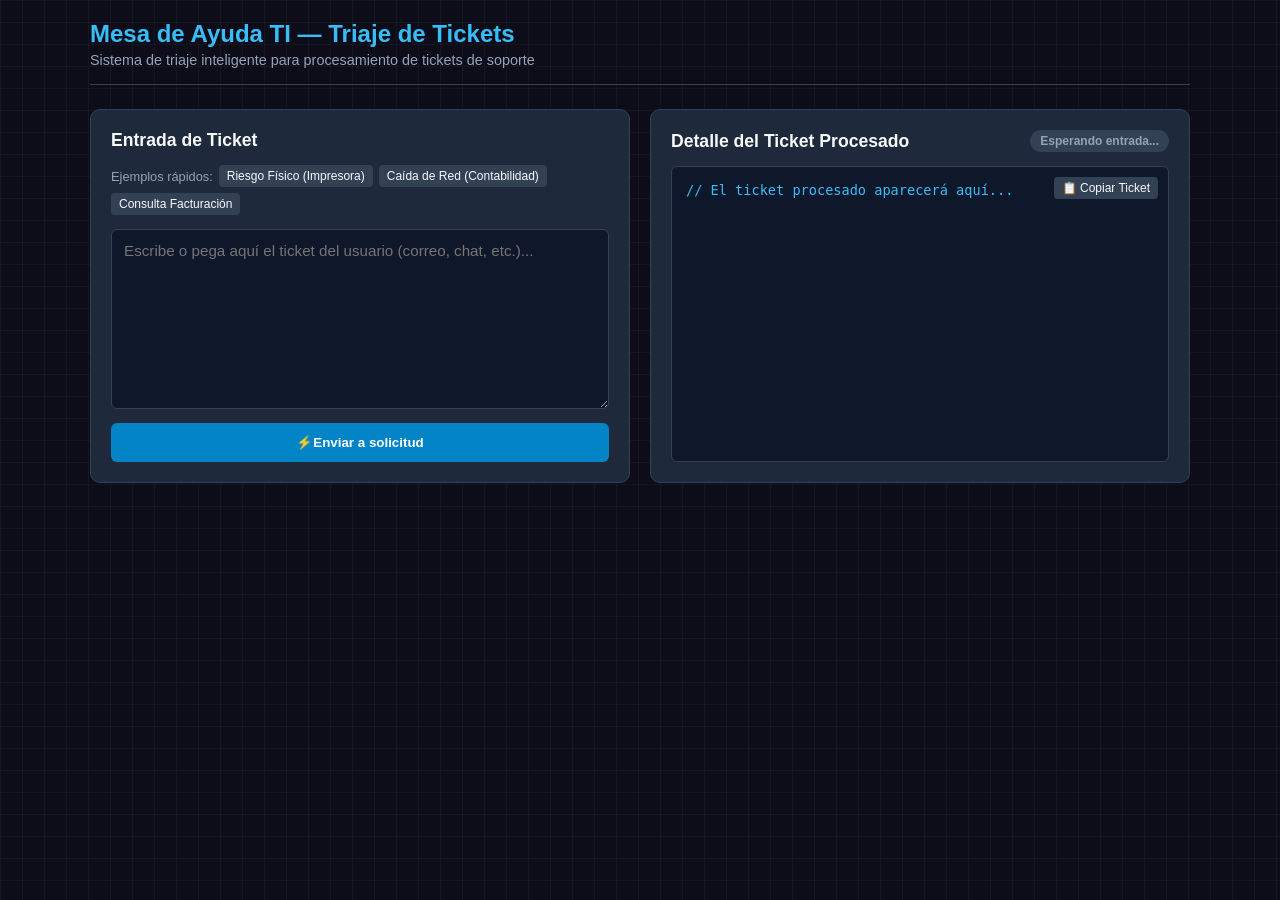
<file: index.html>
<!DOCTYPE html>
<html lang="es">
<head>
    <meta charset="UTF-8">
    <meta name="viewport" content="width=device-width, initial-scale=1.0">
    <title>Soporte TI - Triaje Inteligente de Tickets</title>
    <link rel="stylesheet" href="styles.css">
</head>
<body>
    <div class="app-container">
        <header class="app-header">
            <h1>Mesa de Ayuda TI — Triaje de Tickets</h1>
            <p>Sistema de triaje inteligente para procesamiento de tickets de soporte</p>
        </header>

        <main class="main-content">
            <!-- Panel de Entrada -->
            <section class="input-panel">
                <h2> Entrada de Ticket </h2>
                
                <div class="presets-container">
                    <span>Ejemplos rápidos:</span>
                    <button class="btn-preset" onclick="cargarEjemplo(1)">Riesgo Físico (Impresora)</button>
                    <button class="btn-preset" onclick="cargarEjemplo(2)">Caída de Red (Contabilidad)</button>
                    <button class="btn-preset" onclick="cargarEjemplo(3)">Consulta Facturación</button>

                </div>

                <textarea id="ticketInput" placeholder="Escribe o pega aquí el ticket del usuario (correo, chat, etc.)..."></textarea>

                <button id="btnProcesar" class="btn-primary" onclick="procesarTicket()">
                    ⚡Enviar a solicitud
                </button>
            </section>

            <!-- Panel de Salida -->
            <section class="output-panel">
                <div class="output-header">
                    <h2> Detalle del Ticket Procesado</h2>
                    <span id="statusBadge" class="badge badge-waiting">Esperando entrada...</span>
                </div>

                <!-- Métricas Rápidas -->
                <div id="metricsBar" class="metrics-bar hidden">
                    <div class="metric-item">
                        <span class="label">Categoría:</span>
                        <span id="catResult" class="val-tag">-</span>
                    </div>
                    <div class="metric-item">
                        <span class="label">Prioridad:</span>
                        <span id="prioResult" class="prio-tag">-</span>
                    </div>
                    <div class="metric-item">
                        <span class="label">Usuario:</span>
                        <span id="userResult" class="val-text">-</span>
                    </div>
                </div>

                <!-- Visor de JSON -->
                <div class="json-viewer-container">
                    <button class="btn-copy" onclick="copiarJSON()">📋 Copiar Ticket</button>
                    <pre><code id="jsonOutput">// El ticket procesado aparecerá aquí...</code></pre>
                </div>
            </section>
        </main>
    </div>



    <div class="tetris-background">
  <!-- Malla de fondo estilo arcade -->
  <div class="grid-overlay"></div>

  <!-- Piezas cayendo (puedes duplicar o ajustar posiciones) -->
  <div class="tetromino piece-i" style="left: 10%; animation-delay: 0s; animation-duration: 9s;"></div>
  <div class="tetromino piece-o" style="left: 25%; animation-delay: 3s; animation-duration: 12s;"></div>
  <div class="tetromino piece-t" style="left: 42%; animation-delay: 1s; animation-duration: 8s;"></div>
  <div class="tetromino piece-l" style="left: 58%; animation-delay: 5s; animation-duration: 11s;"></div>
  <div class="tetromino piece-z" style="left: 73%; animation-delay: 2s; animation-duration: 10s;"></div>
  <div class="tetromino piece-j" style="left: 88%; animation-delay: 4s; animation-duration: 13s;"></div>
  <div class="tetromino piece-s" style="left: 18%; animation-delay: 6s; animation-duration: 9.5s;"></div>
  <div class="tetromino piece-t" style="left: 65%; animation-delay: 7s; animation-duration: 11.5s;"></div>
</div>
    <script src="app.js"></script>
</body>
</html>
</file>
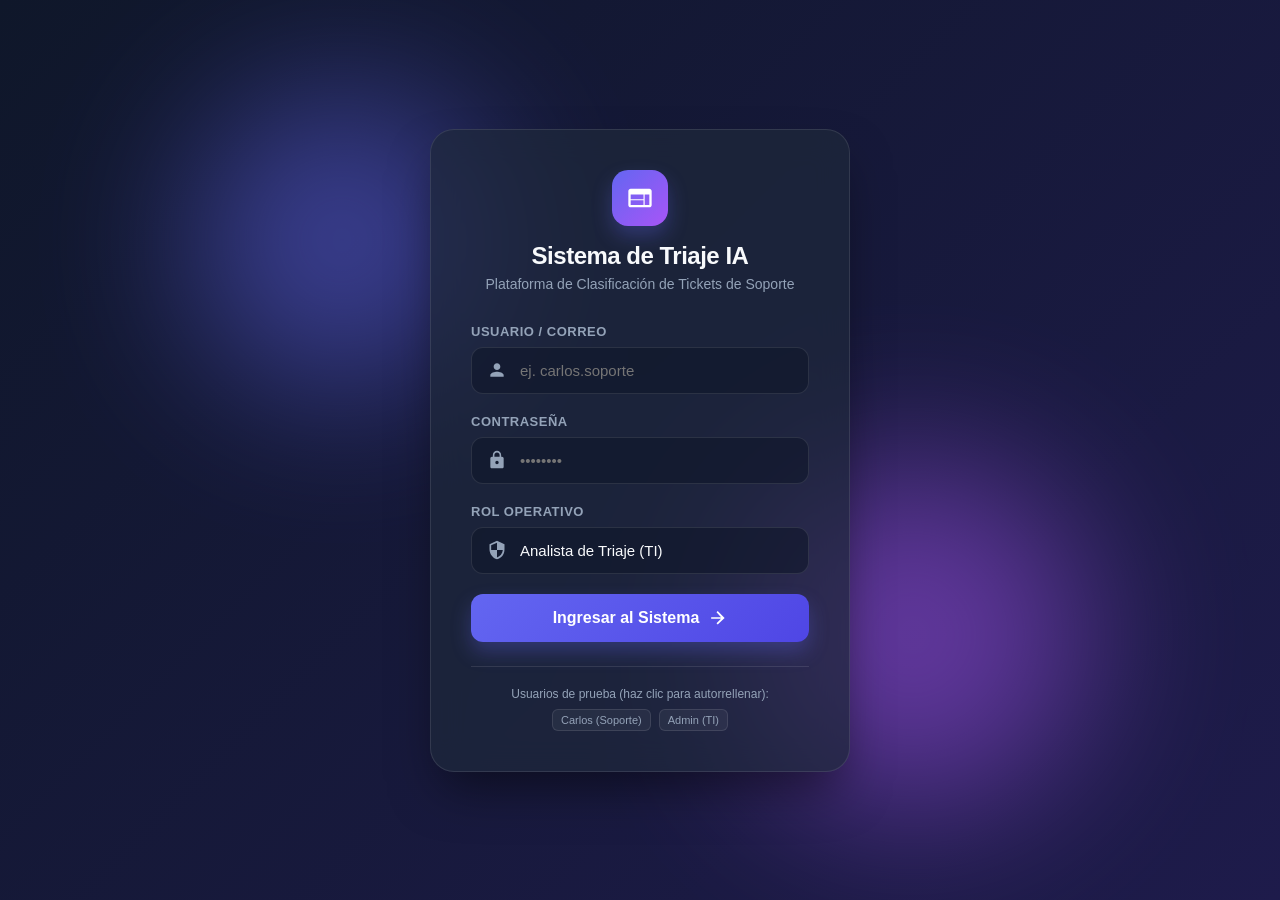
<file: inicio.html>
<!DOCTYPE html>
<html lang="es">
<head>
    <meta charset="UTF-8">
    <meta name="viewport" content="width=device-width, initial-scale=1.0">
    <title>Soporte TI - Iniciar Sesión</title>
    <style>
        :root {
            --primary-color: #6366f1;
            --primary-hover: #4f46e5;
            --bg-gradient-start: #0f172a;
            --bg-gradient-end: #1e1b4b;
            --glass-bg: rgba(30, 41, 59, 0.7);
            --glass-border: rgba(255, 255, 255, 0.1);
            --text-primary: #f8fafc;
            --text-secondary: #94a3b8;
            --error-color: #ef4444;
            --success-color: #10b981;
        }

        * {
            margin: 0;
            padding: 0;
            box-sizing: border-box;
            font-family: 'Segoe UI', Roboto, -apple-system, BlinkMacSystemFont, sans-serif;
        }

        body {
            min-height: 100vh;
            display: flex;
            justify-content: center;
            align-items: center;
            background: linear-gradient(135deg, var(--bg-gradient-start), var(--bg-gradient-end));
            overflow: hidden;
            position: relative;
        }

        /* Elementos de luces neón animadas en el fondo */
        .glow-circle {
            position: absolute;
            border-radius: 50%;
            filter: blur(80px);
            z-index: 0;
            opacity: 0.5;
            animation: float 10s infinite ease-in-out alternate;
        }

        .glow-1 {
            width: 300px;
            height: 300px;
            background: #6366f1;
            top: 10%;
            left: 15%;
        }

        .glow-2 {
            width: 350px;
            height: 350px;
            background: #a855f7;
            bottom: 10%;
            right: 15%;
            animation-delay: -5s;
        }

        @keyframes float {
            0% { transform: translateY(0) scale(1); }
            100% { transform: translateY(-30px) scale(1.1); }
        }

        /* Tarjeta principal estilo Glassmorphism */
        .login-card {
            position: relative;
            z-index: 1;
            width: 100%;
            max-width: 420px;
            padding: 40px;
            background: var(--glass-bg);
            -webkit-backdrop-filter: blur(16px);
            backdrop-filter: blur(16px);
            border: 1px solid var(--glass-border);
            border-radius: 24px;
            box-shadow: 0 25px 50px -12px rgba(0, 0, 0, 0.5);
        }

        .brand-header {
            text-align: center;
            margin-bottom: 32px;
        }

        .brand-icon {
            width: 56px;
            height: 56px;
            background: linear-gradient(135deg, var(--primary-color), #a855f7);
            border-radius: 16px;
            display: inline-flex;
            justify-content: center;
            align-items: center;
            margin-bottom: 16px;
            box-shadow: 0 10px 20px rgba(99, 102, 241, 0.3);
        }

        .brand-icon svg {
            width: 28px;
            height: 28px;
            fill: white;
        }

        .brand-header h1 {
            color: var(--text-primary);
            font-size: 24px;
            font-weight: 700;
            letter-spacing: -0.5px;
        }

        .brand-header p {
            color: var(--text-secondary);
            font-size: 14px;
            margin-top: 6px;
        }

        .input-group {
            margin-bottom: 20px;
            position: relative;
        }

        .input-group label {
            display: block;
            color: var(--text-secondary);
            font-size: 13px;
            font-weight: 600;
            margin-bottom: 8px;
            text-transform: uppercase;
            letter-spacing: 0.5px;
        }

        .input-wrapper {
            position: relative;
            display: flex;
            align-items: center;
        }

        .input-wrapper svg {
            position: absolute;
            left: 16px;
            width: 20px;
            height: 20px;
            fill: var(--text-secondary);
            transition: fill 0.3s ease;
        }

        .input-wrapper input, .input-wrapper select {
            width: 100%;
            padding: 14px 16px 14px 48px;
            background: rgba(15, 23, 42, 0.6);
            border: 1px solid var(--glass-border);
            border-radius: 12px;
            color: var(--text-primary);
            font-size: 15px;
            outline: none;
            transition: all 0.3s ease;
        }

        .input-wrapper select {
            appearance: none;
            cursor: pointer;
        }

        .input-wrapper input:focus, .input-wrapper select:focus {
            border-color: var(--primary-color);
            box-shadow: 0 0 0 4px rgba(99, 102, 241, 0.15);
        }

        .input-wrapper input:focus + svg {
            fill: var(--primary-color);
        }

        .btn-submit {
            width: 100%;
            padding: 14px;
            background: linear-gradient(135deg, var(--primary-color), var(--primary-hover));
            border: none;
            border-radius: 12px;
            color: white;
            font-size: 16px;
            font-weight: 600;
            cursor: pointer;
            transition: all 0.3s ease;
            box-shadow: 0 10px 20px rgba(99, 102, 241, 0.3);
            margin-top: 10px;
            display: flex;
            justify-content: center;
            align-items: center;
            gap: 8px;
        }

        .btn-submit:hover {
            transform: translateY(-2px);
            box-shadow: 0 15px 25px rgba(99, 102, 241, 0.4);
        }

        .btn-submit:active {
            transform: translateY(0);
        }

        .alert-box {
            padding: 12px;
            border-radius: 10px;
            font-size: 14px;
            margin-bottom: 20px;
            display: none;
            text-align: center;
            animation: fadeIn 0.3s ease;
        }

        .alert-error {
            background: rgba(239, 68, 68, 0.15);
            border: 1px solid var(--error-color);
            color: #fca5a5;
        }

        .alert-success {
            background: rgba(16, 185, 129, 0.15);
            border: 1px solid var(--success-color);
            color: #6ee7b7;
        }

        .demo-users-info {
            margin-top: 24px;
            padding-top: 20px;
            border-top: 1px solid var(--glass-border);
            text-align: center;
        }

        .demo-users-info p {
            font-size: 12px;
            color: var(--text-secondary);
            margin-bottom: 8px;
        }

        .demo-badges {
            display: flex;
            justify-content: center;
            gap: 8px;
        }

        .badge {
            font-size: 11px;
            padding: 4px 8px;
            background: rgba(255, 255, 255, 0.05);
            border: 1px solid var(--glass-border);
            border-radius: 6px;
            color: var(--text-secondary);
            cursor: pointer;
            transition: background 0.2s;
        }

        .badge:hover {
            background: rgba(99, 102, 241, 0.2);
            color: var(--text-primary);
        }

        @keyframes fadeIn {
            from { opacity: 0; transform: translateY(-8px); }
            to { opacity: 1; transform: translateY(0); }
        }
    </style>
</head>
<body>

    <div class="glow-circle glow-1"></div>
    <div class="glow-circle glow-2"></div>

    <div class="login-card">
        <div class="brand-header">
            <div class="brand-icon">
                <svg viewBox="0 0 24 24">
                    <path d="M20 4H4c-1.1 0-1.99.9-1.99 2L2 18c0 1.1.9 2 2 2h16c1.1 0 2-.9 2-2V6c0-1.1-.9-2-2-2zm-5 14H4v-4h11v4zm0-5H4V9h11v4zm5 5h-4V9h4v9z"/>
                </svg>
            </div>
            <h1>Sistema de Triaje IA</h1>
            <p>Plataforma de Clasificación de Tickets de Soporte</p>
        </div>

        <div id="alertBox" class="alert-box"></div>

        <form id="loginForm">
            <div class="input-group">
                <label for="username">Usuario / Correo</label>
                <div class="input-wrapper">
                    <input type="text" id="username" placeholder="ej. carlos.soporte" required>
                    <svg viewBox="0 0 24 24"><path d="M12 12c2.21 0 4-1.79 4-4s-1.79-4-4-4-4 1.79-4 4 1.79 4 4 4zm0 2c-2.67 0-8 1.34-8 4v2h16v-2c0-2.66-5.33-4-8-4z"/></svg>
                </div>
            </div>

            <div class="input-group">
                <label for="password">Contraseña</label>
                <div class="input-wrapper">
                    <input type="password" id="password" placeholder="••••••••" required>
                    <svg viewBox="0 0 24 24"><path d="M18 8h-1V6c0-2.76-2.24-5-5-5S7 3.24 7 6v2H6c-1.1 0-2 .9-2 2v10c0 1.1.9 2 2 2h12c1.1 0 2-.9 2-2V10c0-1.1-.9-2-2-2zm-6 9c-1.1 0-2-.9-2-2s.9-2 2-2 2 .9 2 2-.9 2-2 2zm3.1-9H8.9V6c0-1.71 1.39-3.1 3.1-3.1 1.71 0 3.1 1.39 3.1 3.1v2z"/></svg>
                </div>
            </div>

            <div class="input-group">
                <label for="role">Rol Operativo</label>
                <div class="input-wrapper">
                    <select id="role" required>
                        <option value="analista">Analista de Triaje (TI)</option>
                        <option value="admin">Administrador del Sistema</option>
                    </select>
                    <svg viewBox="0 0 24 24"><path d="M12 1L3 5v6c0 5.55 3.84 10.74 9 12 5.16-1.26 9-5.45 9-12V5l-9-4zm0 10.99h7c-.53 4.12-3.28 7.79-7 8.94V12H5V6.3l7-3.11v8.8s0 0 0 0z"/></svg>
                </div>
            </div>

            <button type="submit" class="btn-submit">
                <span>Ingresar al Sistema</span>
                <svg width="20" height="20" viewBox="0 0 24 24" fill="currentColor"><path d="M5 13h11.86l-5.43 5.43 1.42 1.42L21.14 12l-8.29-8.29-1.42 1.42L16.86 11H5v2z"/></svg>
            </button>
        </form>

        <div class="demo-users-info">
            <p>Usuarios de prueba (haz clic para autorrellenar):</p>
            <div class="demo-badges">
                <span class="badge" onclick="fillDemo('carlos.soporte', 'soporte123')">Carlos (Soporte)</span>
                <span class="badge" onclick="fillDemo('admin.ti', 'admin123')">Admin (TI)</span>
            </div>
        </div>
    </div>

    <script>
        // Simulador de Base de Datos JSON de Usuarios
        const USERS_DB = [
            {
                "username": "carlos.soporte",
                "password": "soporte123",
                "name": "Carlos Rodríguez",
                "role": "analista",
                "department": "Mesa de Ayuda TI"
            },
            {
                "username": "admin.ti",
                "password": "admin123",
                "name": "Dra. Sofía Mendoza",
                "role": "admin",
                "department": "Infraestructura & Operaciones"
            }
        ];

        const loginForm = document.getElementById('loginForm');
        const alertBox = document.getElementById('alertBox');

        function fillDemo(user, pass) {
            document.getElementById('username').value = user;
            document.getElementById('password').value = pass;
        }

        function showAlert(message, type) {
            alertBox.textContent = message;
            alertBox.className = `alert-box alert-${type}`;
            alertBox.style.display = 'block';
        }

        loginForm.addEventListener('submit', function(e) {
            e.preventDefault();

            const usernameInput = document.getElementById('username').value.trim();
            const passwordInput = document.getElementById('password').value.trim();
            const roleInput = document.getElementById('role').value;

            // Validación contra la estructura de datos JSON
            const foundUser = USERS_DB.find(u => u.username === usernameInput && u.password === passwordInput);

            if (foundUser) {
                if (foundUser.role !== roleInput) {
                    showAlert(`⚠️ El rol seleccionado no coincide con tu perfil (${foundUser.department}).`, 'error');
                    return;
                }

                showAlert(`¡Bienvenido/a, ${foundUser.name}! Redirigiendo al sistema...`, 'success');
                
                // Almacena la sesión en localStorage
                localStorage.setItem('currentUser', JSON.stringify({
                    name: foundUser.name,
                    username: foundUser.username,
                    role: foundUser.role,
                    department: foundUser.department,
                    loginTime: new Date().toISOString()
                }));

                setTimeout(() => {
                    alert(`[SESIÓN INICIADA]\nAccediendo como: ${foundUser.name}\nRol: ${foundUser.role.toUpperCase()}`);
                }, 1200);

            } else {
                showAlert('❌ Credenciales inválidas. Revisa tu usuario y contraseña.', 'error');
            }
        });
    </script>
</body>
</html>
</file>
<file: styles.css>
:root {
    --bg-primary: #0f172a;
    --bg-card: #1e293b;
    --bg-input: #0f172a;
    --text-primary: #f8fafc;
    --text-secondary: #94a3b8;
    --accent-blue: #38bdf8;
    --accent-green: #22c55e;
    --accent-red: #ef4444;
    --accent-yellow: #f59e0b;
    --border-color: #334155;
    --font-mono: 'Fira Code', 'Consolas', monospace;
}

* {
    box-sizing: border-box;
    margin: 0;
    padding: 0;
    font-family: -apple-system, BlinkMacSystemFont, "Segoe UI", Roboto, sans-serif;
}

body {
    background-color: var(--bg-primary);
    color: var(--text-primary);
    padding: 20px;
    display: flex;
    justify-content: center;
}

.app-container {
    max-width: 1100px;
    width: 100%;
}

.app-header {
    margin-bottom: 24px;
    border-bottom: 1px solid var(--border-color);
    padding-bottom: 16px;
}

.app-header h1 {
    font-size: 1.5rem;
    color: var(--accent-blue);
}

.app-header p {
    color: var(--text-secondary);
    font-size: 0.9rem;
    margin-top: 4px;
}

.main-content {
    display: grid;
    grid-template-columns: 1fr 1fr;
    gap: 20px;
}

@media (max-width: 768px) {
    .main-content {
        grid-template-columns: 1fr;
    }
}

.input-panel, .output-panel {
    background: var(--bg-card);
    border: 1px solid var(--border-color);
    border-radius: 10px;
    padding: 20px;
    display: flex;
    flex-direction: column;
    gap: 14px;
}

h2 {
    font-size: 1.1rem;
    color: var(--text-primary);
}

.presets-container {
    display: flex;
    flex-wrap: wrap;
    gap: 6px;
    align-items: center;
    font-size: 0.8rem;
    color: var(--text-secondary);
}

.btn-preset {
    background: var(--border-color);
    color: var(--text-primary);
    border: none;
    padding: 4px 8px;
    border-radius: 4px;
    cursor: pointer;
    font-size: 0.75rem;
    transition: background 0.2s;
}

.btn-preset:hover {
    background: var(--accent-blue);
    color: #000;
}

textarea {
    width: 100%;
    height: 180px;
    background: var(--bg-input);
    border: 1px solid var(--border-color);
    border-radius: 6px;
    color: var(--text-primary);
    padding: 12px;
    font-size: 0.95rem;
    resize: vertical;
}

textarea:focus {
    outline: 1px solid var(--accent-blue);
}

.btn-primary {
    background: #0284c7;
    color: white;
    border: none;
    padding: 12px;
    border-radius: 6px;
    font-weight: 600;
    cursor: pointer;
    transition: background 0.2s;
}

.btn-primary:hover {
    background: #0369a1;
}

.output-header {
    display: flex;
    justify-content: space-between;
    align-items: center;
}

.badge {
    padding: 4px 10px;
    border-radius: 20px;
    font-size: 0.75rem;
    font-weight: 600;
}

.badge-waiting { background: var(--border-color); color: var(--text-secondary); }
.badge-success { background: rgba(34, 197, 94, 0.2); color: var(--accent-green); border: 1px solid var(--accent-green); }

.metrics-bar {
    display: flex;
    gap: 12px;
    background: var(--bg-input);
    padding: 10px;
    border-radius: 6px;
    font-size: 0.85rem;
}

.metrics-bar.hidden { display: none; }

.val-tag { background: var(--border-color); padding: 2px 6px; border-radius: 4px; }
.prio-tag { padding: 2px 8px; border-radius: 4px; font-weight: bold; }
.prio-alta { background: rgba(239, 68, 68, 0.2); color: var(--accent-red); }
.prio-media { background: rgba(245, 158, 11, 0.2); color: var(--accent-yellow); }
.prio-baja { background: rgba(34, 197, 94, 0.2); color: var(--accent-green); }

.json-viewer-container {
    position: relative;
    background: var(--bg-input);
    border: 1px solid var(--border-color);
    border-radius: 6px;
    padding: 14px;
    flex-grow: 1;
    min-height: 200px;
}

.btn-copy {
    position: absolute;
    top: 10px;
    right: 10px;
    background: var(--border-color);
    color: var(--text-primary);
    border: none;
    padding: 4px 8px;
    border-radius: 4px;
    font-size: 0.75rem;
    cursor: pointer;
}

pre code {
    font-family: var(--font-mono);
    font-size: 0.85rem;
    color: var(--accent-blue);
    white-space: pre-wrap;
    word-break: break-all;
}
/* --- Contenedor Principal del Fondo --- */
.tetris-background {
  position: fixed;
  top: 0;
  left: 0;
  width: 100vw;
  height: 100vh;
  background-color: #0d0d1a; /* Azul retro oscuro */
  overflow: hidden;
  z-index: -1; /* Mantiene el fondo detrás del contenido */
}

/* --- Malla sutil tipo retícula de Tetris --- */
.grid-overlay {
  position: absolute;
  inset: 0;
  background-image: 
    linear-gradient(to right, rgba(255, 255, 255, 0.03) 1px, transparent 1px),
    linear-gradient(to bottom, rgba(255, 255, 255, 0.03) 1px, transparent 1px);
  background-size: 22px 22px;
}

/* --- Base de cada pieza (cuadro principal de 20x20px) --- */
.tetromino {
  position: absolute;
  top: -120px;
  width: 20px;
  height: 20px;
  border-radius: 2px;
  animation: fall linear infinite;
  filter: drop-shadow(0 0 6px rgba(0, 0, 0, 0.6));
}

/* --- Formas y Colores creados con box-shadow --- */

/* Pieza I (Cian) */
.piece-i {
  background-color: #00f0f0;
  box-shadow: 
    0 22px #00f0f0, 
    0 44px #00f0f0, 
    0 66px #00f0f0;
}

/* Pieza O (Amarillo) */
.piece-o {
  background-color: #f0f000;
  box-shadow: 
    22px 0 #f0f000, 
    0 22px #f0f000, 
    22px 22px #f0f000;
}

/* Pieza T (Morado) */
.piece-t {
  background-color: #a000f0;
  box-shadow: 
    -22px 0 #a000f0, 
    22px 0 #a000f0, 
    0 22px #a000f0;
}

/* Pieza L (Naranja) */
.piece-l {
  background-color: #f0a000;
  box-shadow: 
    0 22px #f0a000, 
    0 44px #f0a000, 
    22px 44px #f0a000;
}

/* Pieza J (Azul) */
.piece-j {
  background-color: #0000f0;
  box-shadow: 
    0 22px #0000f0, 
    0 44px #0000f0, 
    -22px 44px #0000f0;
}

/* Pieza Z (Rojo) */
.piece-z {
  background-color: #f00000;
  box-shadow: 
    22px 0 #f00000, 
    22px 22px #f00000, 
    44px 22px #f00000;
}

/* Pieza S (Verde) */
.piece-s {
  background-color: #00f000;
  box-shadow: 
    -22px 0 #00f000, 
    -22px 22px #00f000, 
    -44px 22px #00f000;
}

/* --- Animación de Caída y Rotación --- */
@keyframes fall {
  0% {
    transform: translateY(0) rotate(0deg);
    opacity: 0;
  }
  10% {
    opacity: 0.8;
  }
  90% {
    opacity: 0.8;
  }
  100% {
    transform: translateY(115vh) rotate(360deg);
    opacity: 0;
  }
}
</file>
